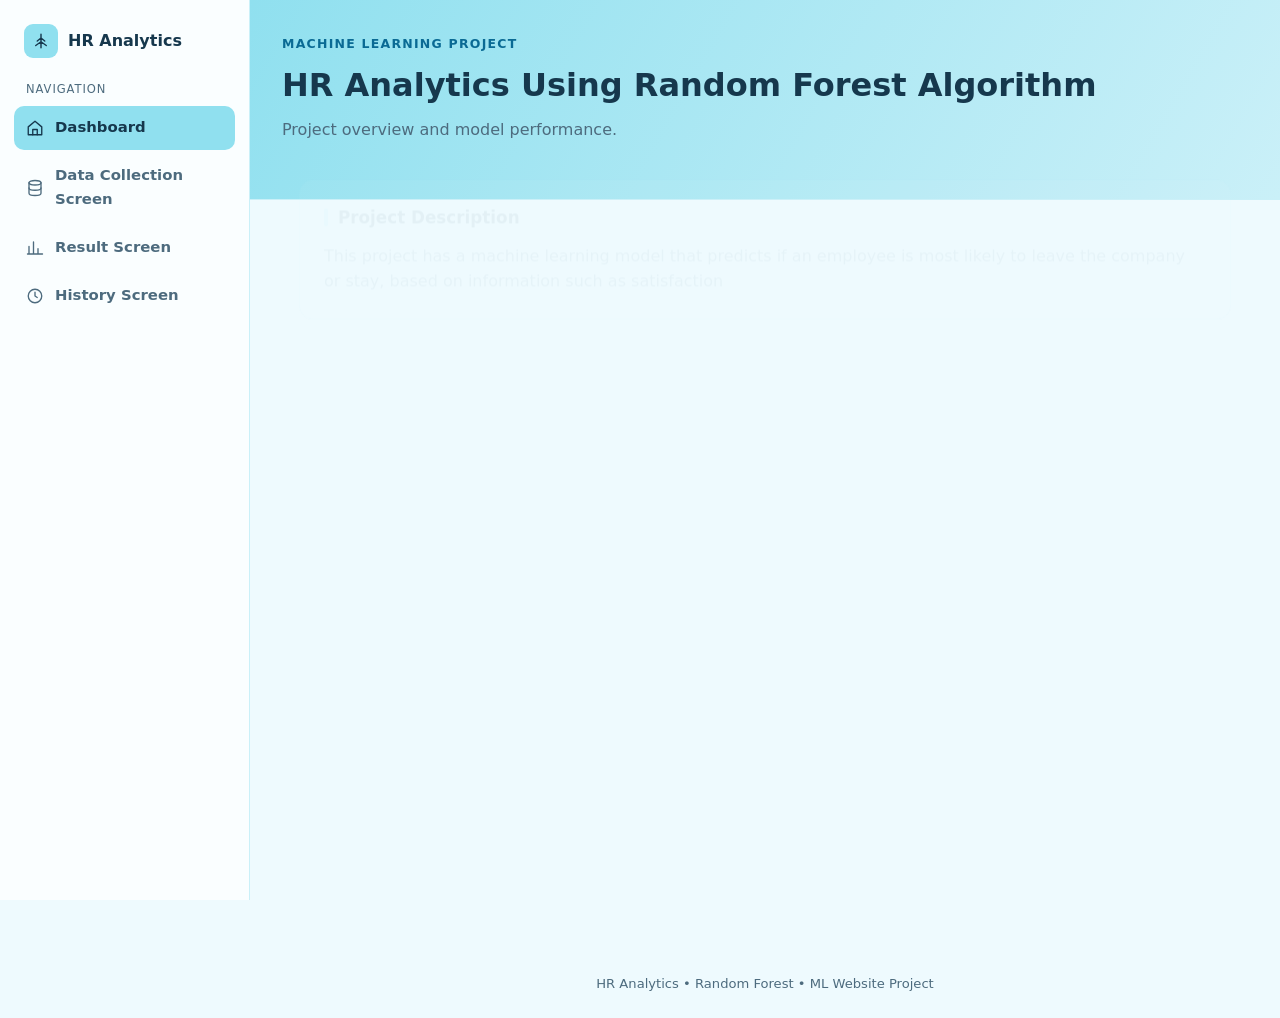
<file: src/index.html>
﻿<!DOCTYPE html>
<html><head><meta charset="utf-8">
<meta http-equiv="refresh" content="0; url=pages/index.html">
<link rel="canonical" href="pages/index.html">
<title>Redirecting…</title></head>
<body><a href="pages/index.html">Continue</a></body></html>
</file>
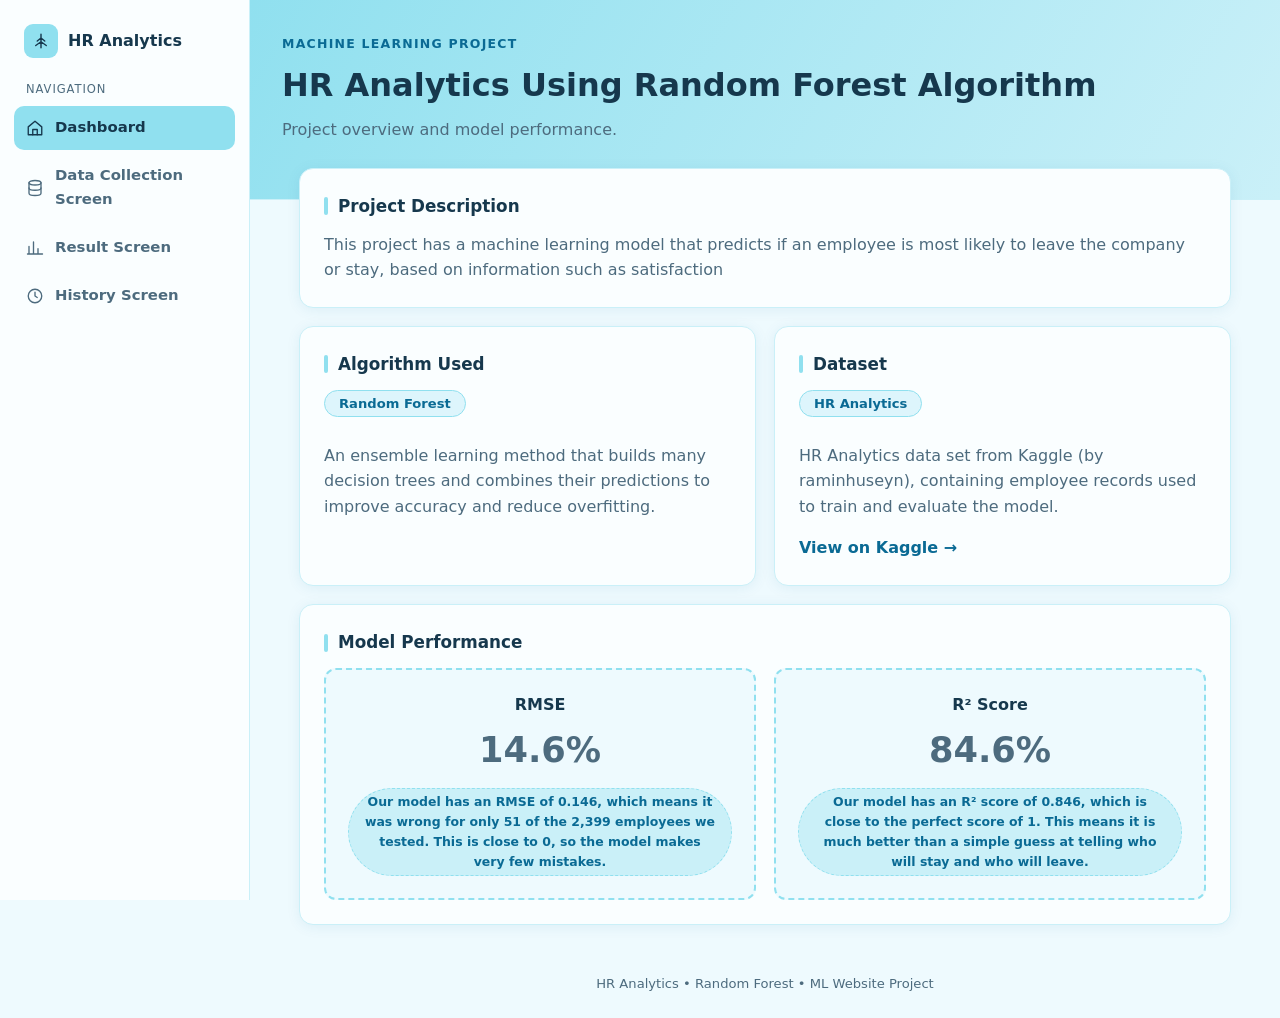
<file: src/pages/index.html>
<!DOCTYPE html>
<html lang="en">
<head>
<meta charset="utf-8">
<meta name="viewport" content="width=device-width, initial-scale=1, viewport-fit=cover">
<title>HR Analytics Using Random Forest Algorithm | HR Analytics</title>
<link rel="stylesheet" href="css/style.css">
<link rel="stylesheet" href="css/dashboard.css">
</head>
<body>
<div class="layout">
  <aside id="sidebar"></aside>
  <div class="content">
    <header class="page-header">
      <p class="eyebrow">Machine Learning Project</p>
      <h1>HR Analytics Using Random Forest Algorithm</h1>
      <p>Project overview and model performance.</p>
    </header>
    <main>
      <!-- PROJECT DESCRIPTION: replace the text inside <p id="project-description"> with your own -->
      <section class="card">
        <h2>Project Description</h2>
        <p id="project-description" class="muted">This project has a machine learning model that predicts if an employee is
most likely to leave the company or stay, based on information such as satisfaction
</p>
      </section>

      <div class="grid">
        <section class="card">
          <h2>Algorithm Used</h2>
          <span class="tag">Random Forest</span>
          <p class="muted">An ensemble learning method that builds many decision trees and combines their predictions to improve accuracy and reduce overfitting.</p>
        </section>
        <section class="card">
          <h2>Dataset</h2>
          <span class="tag">HR Analytics</span>
          <p class="muted">HR Analytics data set from Kaggle (by raminhuseyn), containing employee records used to train and evaluate the model.</p>
          <a href="https://www.kaggle.com/datasets/raminhuseyn/hr-analytics-data-set" target="_blank" rel="noopener">View on Kaggle &rarr;</a>
        </section>
      </div>

      <section class="card">
        <h2>Model Performance</h2>
        <div class="grid">
          <div class="metric"><div class="label">RMSE</div><div class="value">14.6%</div><span class="badge">Our model has an RMSE of 0.146, which means it was wrong for only 51 of the 2,399 employees we tested. This is close to 0, so the model makes very few mistakes.</span></div>
          <div class="metric"><div class="label">R&sup2; Score</div><div class="value">84.6%</div><span class="badge">Our model has an R² score of 0.846, which is close to the perfect score of 1. This means it is much better than a simple guess at telling who will stay and who will leave.</span></div>
        </div>
      </section>
    </main>
    <footer>HR Analytics &bull; Random Forest &bull; ML Website Project</footer>
  </div>
</div>
<script src="js/main.js"></script>
</body>
</html>
</file>
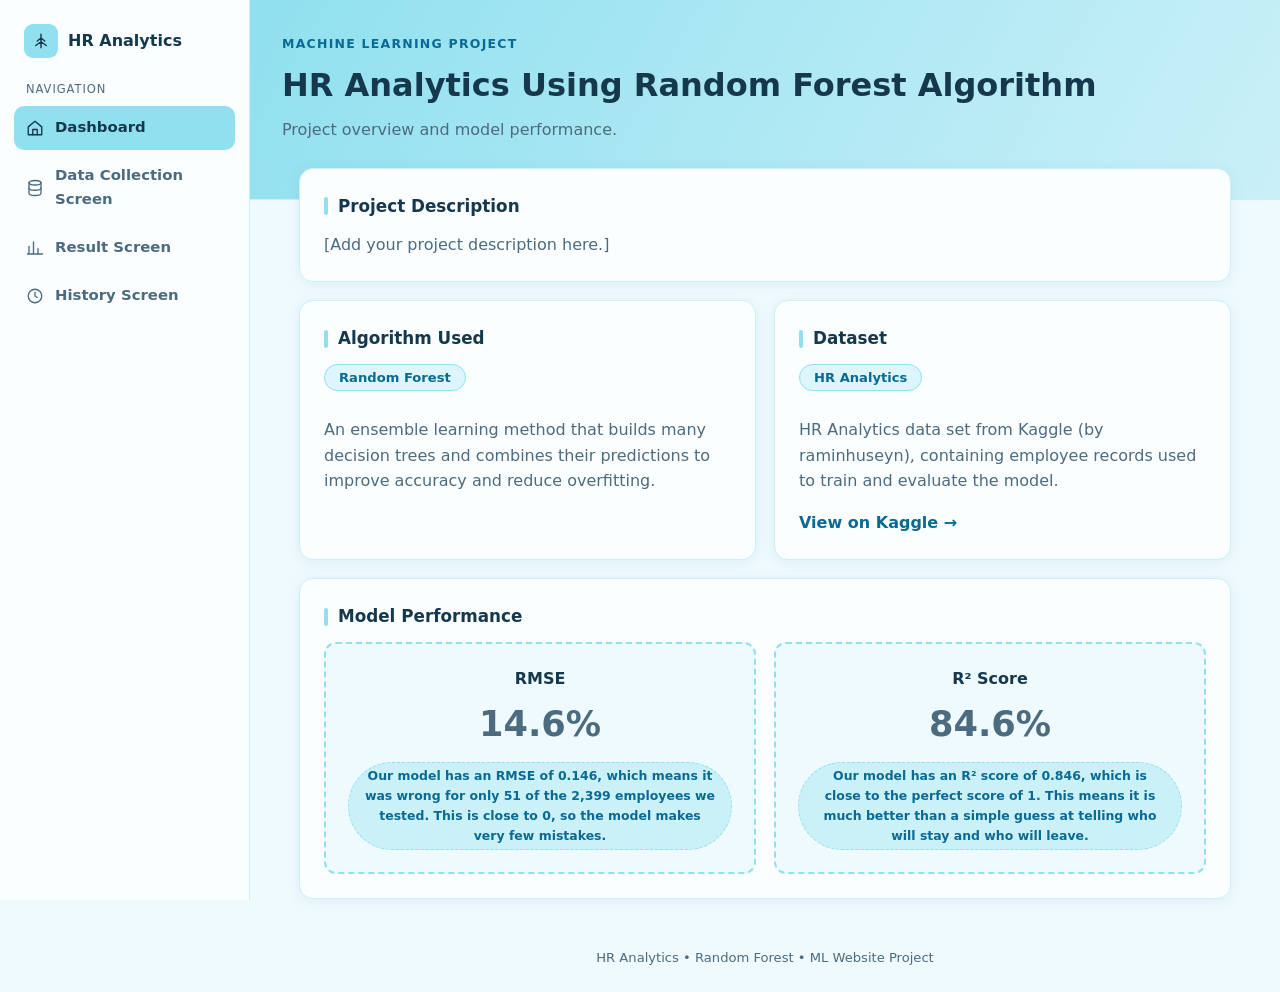
<file: HR_Analytics_Using_Random_Forest_Algorithm-explaination-E01-Model-Evaluation/src/pages/index.html>
<!-- putting the result of RMSE and R2 and explaining the result-->

<!DOCTYPE html>
<html lang="en">
<head>
<meta charset="utf-8">
<meta name="viewport" content="width=device-width, initial-scale=1, viewport-fit=cover">
<title>HR Analytics Using Random Forest Algorithm | HR Analytics</title>
<link rel="stylesheet" href="css/style.css">
<link rel="stylesheet" href="css/dashboard.css">
</head>
<body>
<div class="layout">
  <aside id="sidebar"></aside>
  <div class="content">
    <header class="page-header">
      <p class="eyebrow">Machine Learning Project</p>
      <h1>HR Analytics Using Random Forest Algorithm</h1>
      <p>Project overview and model performance.</p>
    </header>
    <main>
      <!-- PROJECT DESCRIPTION: replace the text inside <p id="project-description"> with your own -->
      <section class="card">
        <h2>Project Description</h2>
        <p id="project-description" class="muted">[Add your project description here.]</p>
      </section>

      <div class="grid">
        <section class="card">
          <h2>Algorithm Used</h2>
          <span class="tag">Random Forest</span>
          <p class="muted">An ensemble learning method that builds many decision trees and combines their predictions to improve accuracy and reduce overfitting.</p>
        </section>
        <section class="card">
          <h2>Dataset</h2>
          <span class="tag">HR Analytics</span>
          <p class="muted">HR Analytics data set from Kaggle (by raminhuseyn), containing employee records used to train and evaluate the model.</p>
          <a href="https://www.kaggle.com/datasets/raminhuseyn/hr-analytics-data-set" target="_blank" rel="noopener">View on Kaggle &rarr;</a>
        </section>
      </div>

      <section class="card">
        <h2>Model Performance</h2>
        <div class="grid">
          <div class="metric"><div class="label">RMSE</div><div class="value">14.6%</div><span class="badge">Our model has an RMSE of 0.146, which means it was wrong for only 51 of the 2,399 employees we tested. This is close to 0, so the model makes very few mistakes.</span></div>
          <div class="metric"><div class="label">R&sup2; Score</div><div class="value">84.6%</div><span class="badge">Our model has an R² score of 0.846, which is close to the perfect score of 1. This means it is much better than a simple guess at telling who will stay and who will leave.</span></div>
        </div>
      </section>
    </main>
    <footer>HR Analytics &bull; Random Forest &bull; ML Website Project</footer>
  </div>
</div>
<script src="js/main.js"></script>
</body>
</html>
</file>
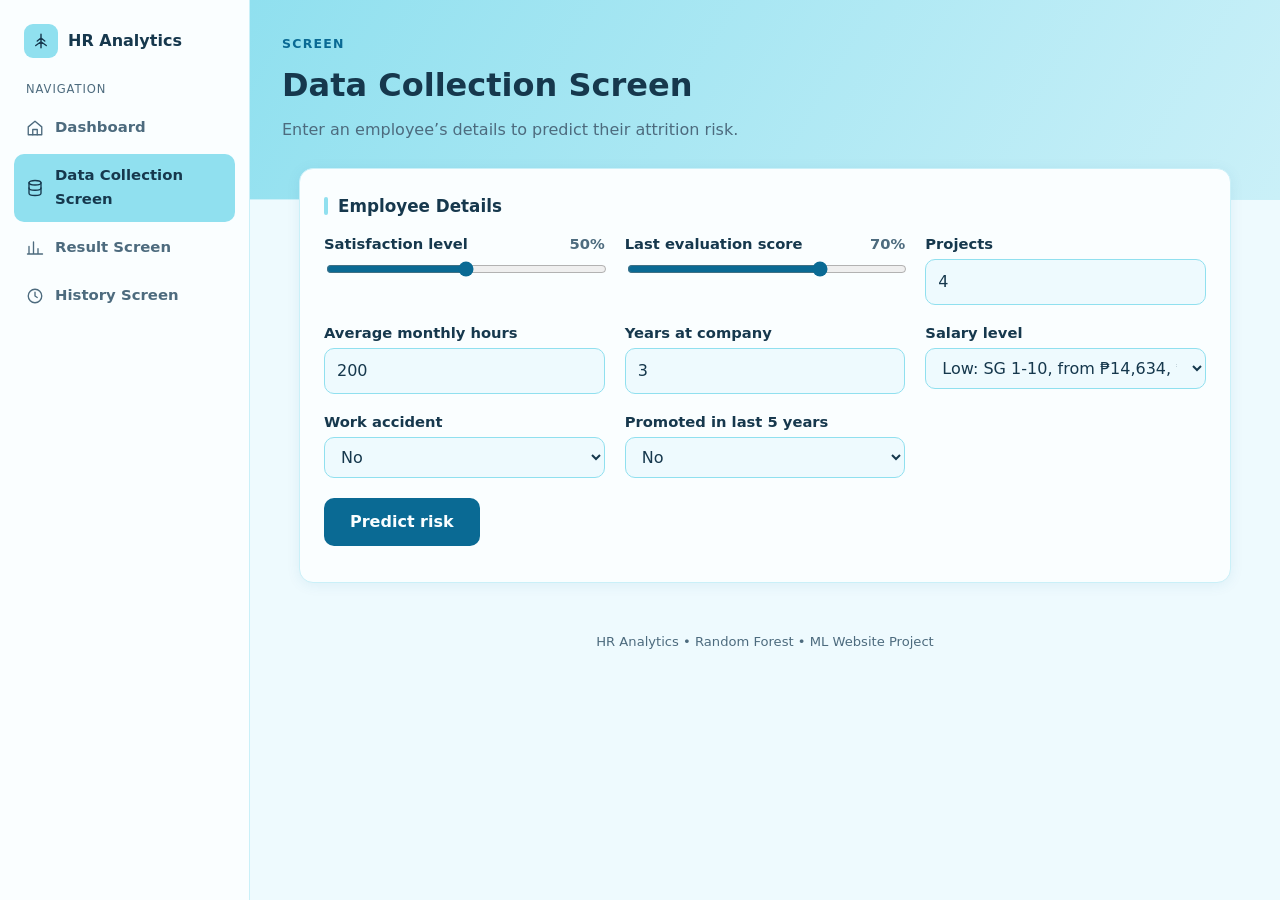
<file: src/pages/data-collection.html>
<!DOCTYPE html>
<html lang="en">
<head>
<meta charset="utf-8">
<meta name="viewport" content="width=device-width, initial-scale=1, viewport-fit=cover">
<title>Data Collection Screen | HR Analytics</title>
<link rel="stylesheet" href="css/style.css">
<link rel="stylesheet" href="css/prediction.css">
</head>
<body>
<div class="layout">
  <aside id="sidebar"></aside>
  <div class="content">
    <header class="page-header">
      <p class="eyebrow">Screen</p>
      <h1>Data Collection Screen</h1>
      <p>Enter an employee&rsquo;s details to predict their attrition risk.</p>
    </header>
    <main>
      <section class="card">
        <h2>Employee Details</h2>
        <form id="form">
          <div class="form-grid">
            <div class="field"><label for="satisfaction_level">Satisfaction level <output id="satisfaction_level_out">50%</output></label>
              <input type="range" id="satisfaction_level" min="0" max="100" step="1" value="50"></div>
            <div class="field"><label for="last_evaluation">Last evaluation score <output id="last_evaluation_out">70%</output></label>
              <input type="range" id="last_evaluation" min="0" max="100" step="1" value="70"></div>
            <div class="field"><label for="number_project">Projects</label>
              <input type="number" id="number_project" min="1" max="10" value="4" required></div>
            <div class="field"><label for="average_monthly_hours">Average monthly hours</label>
              <input type="number" id="average_monthly_hours" min="50" max="350" value="200" required></div>
            <div class="field"><label for="time_spend_company">Years at company</label>
              <input type="number" id="time_spend_company" min="1" max="40" value="3" required></div>
            <div class="field"><label for="salary">Salary level</label>
              <select id="salary"><option value="low">Low: SG 1-10, from ₱14,634, ₱28,456</option><option value="medium">Medium: SG 11-24, ₱31,705-₱102,603</option><option value="high">High: SG 25-33, ₱116,643-₱449,157</option></select></div>
            <div class="field"><label for="Work_accident">Work accident</label>
              <select id="Work_accident"><option value="0">No</option><option value="1">Yes</option></select></div>
            <div class="field"><label for="promotion_last_5years">Promoted in last 5 years</label>
              <select id="promotion_last_5years"><option value="0">No</option><option value="1">Yes</option></select></div>
          </div>
          <button type="submit" id="predict-btn" class="btn">Predict risk</button>
          <p id="form-error" class="form-error" role="alert"></p>
        </form>
      </section>
    </main>
    <footer>HR Analytics &bull; Random Forest &bull; ML Website Project</footer>
  </div>
</div>
<script src="../utils/config.js"></script>
<script src="../hooks/api.js"></script>
<script src="js/main.js"></script>
<script src="js/data-collection.js"></script>
</body>
</html>
</file>
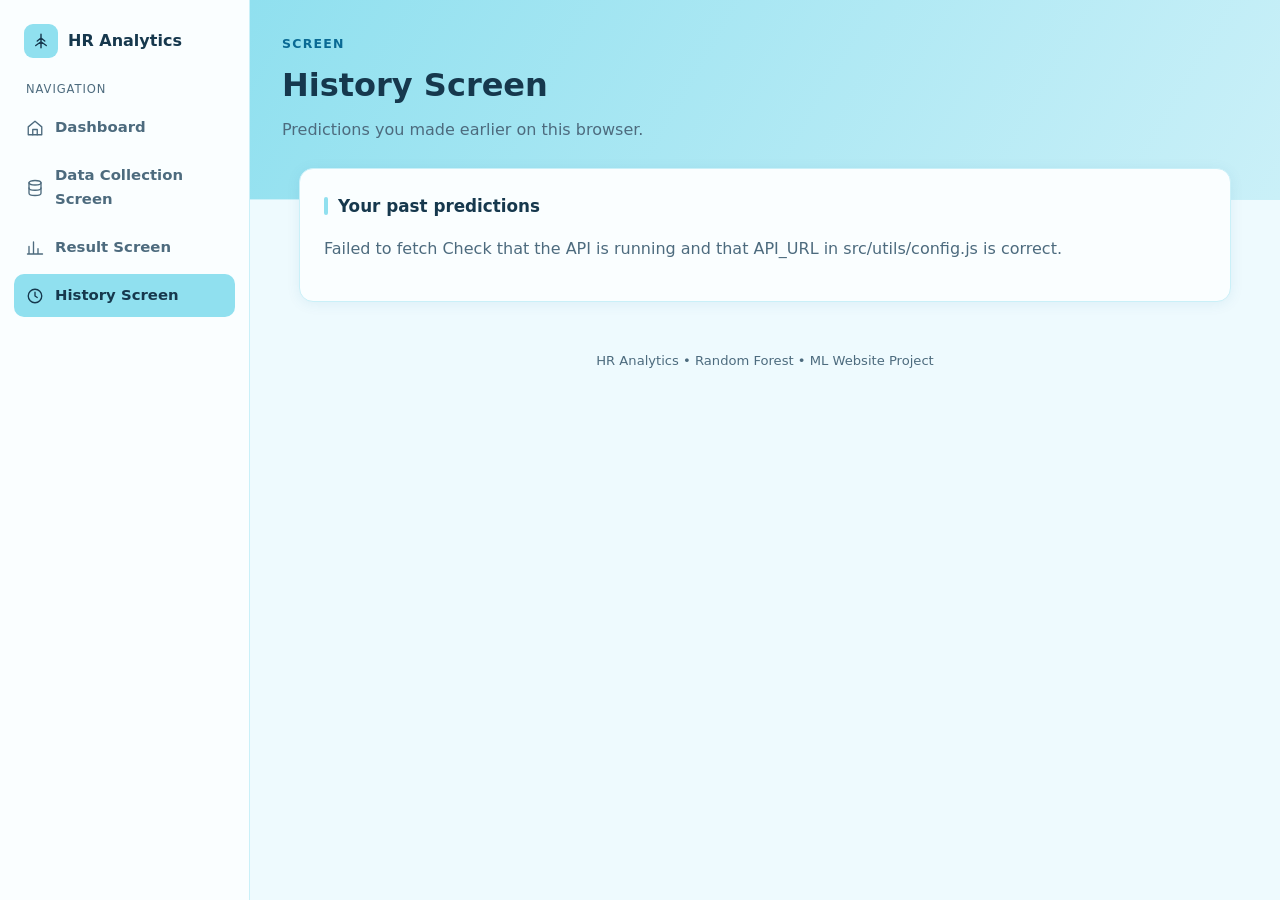
<file: src/pages/history.html>
<!DOCTYPE html>
<html lang="en">
<head>
<meta charset="utf-8">
<meta name="viewport" content="width=device-width, initial-scale=1, viewport-fit=cover">
<title>History Screen | HR Analytics</title>
<link rel="stylesheet" href="css/style.css">
<link rel="stylesheet" href="css/prediction.css">
<link rel="stylesheet" href="css/history.css">
</head>
<body>
<div class="layout">
  <aside id="sidebar"></aside>
  <div class="content">
    <header class="page-header">
      <p class="eyebrow">Screen</p>
      <h1>History Screen</h1>
      <p>Predictions you made earlier on this browser.</p>
    </header>
    <main>
      <section class="card">
        <h2>Your past predictions</h2>
        <p id="history-status" class="muted">Loading&hellip;</p>
        <div class="table-wrap"><table id="history-table" class="history" hidden>
          <thead><tr>
            <th>Date</th><th>Satisfaction</th><th>Evaluation</th><th>Projects</th>
            <th>Hours/mo</th><th>Years</th><th>Salary</th><th>Accident</th><th>Promoted</th><th>Risk</th>
          </tr></thead>
          <tbody id="history-body"></tbody>
        </table></div>
        <button type="button" id="clear-btn" class="btn" hidden>Clear my history</button>
      </section>
    </main>
    <footer>HR Analytics &bull; Random Forest &bull; ML Website Project</footer>
  </div>
</div>
<script src="../utils/config.js"></script>
<script src="../hooks/api.js"></script>
<script src="js/main.js"></script>
<script src="js/history.js"></script>
</body>
</html>
</file>
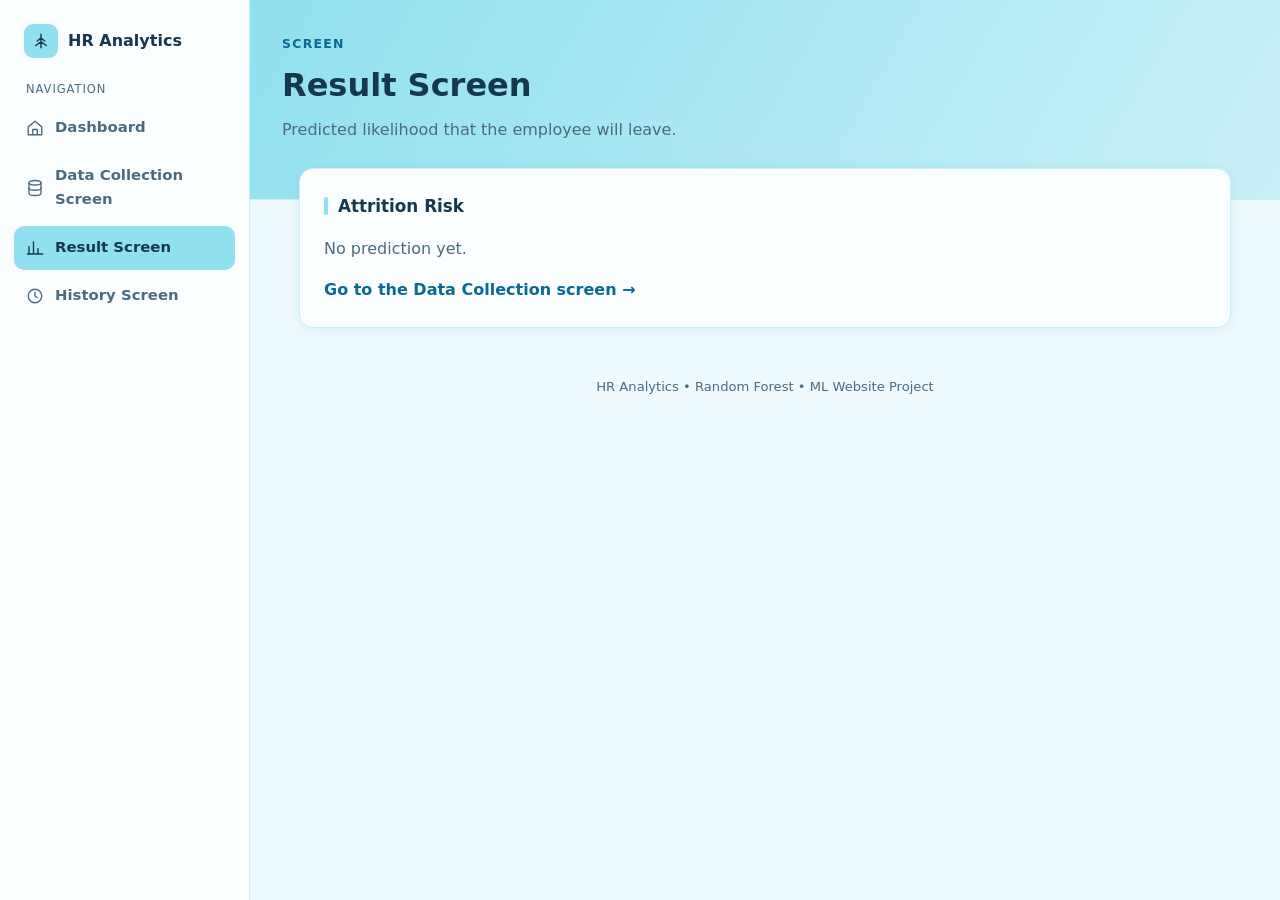
<file: src/pages/result.html>
<!DOCTYPE html>
<html lang="en">
<head>
<meta charset="utf-8">
<meta name="viewport" content="width=device-width, initial-scale=1, viewport-fit=cover">
<title>Result Screen | HR Analytics</title>
<link rel="stylesheet" href="css/style.css">
<link rel="stylesheet" href="css/prediction.css">
</head>
<body>
<div class="layout">
  <aside id="sidebar"></aside>
  <div class="content">
    <header class="page-header">
      <p class="eyebrow">Screen</p>
      <h1>Result Screen</h1>
      <p>Predicted likelihood that the employee will leave.</p>
    </header>
    <main>
      <section class="card">
        <h2>Attrition Risk</h2>
        <div id="result-box"></div>
      </section>
    </main>
    <footer>HR Analytics &bull; Random Forest &bull; ML Website Project</footer>
  </div>
</div>
<script src="js/main.js"></script>
<script src="js/result.js"></script>
</body>
</html>
</file>
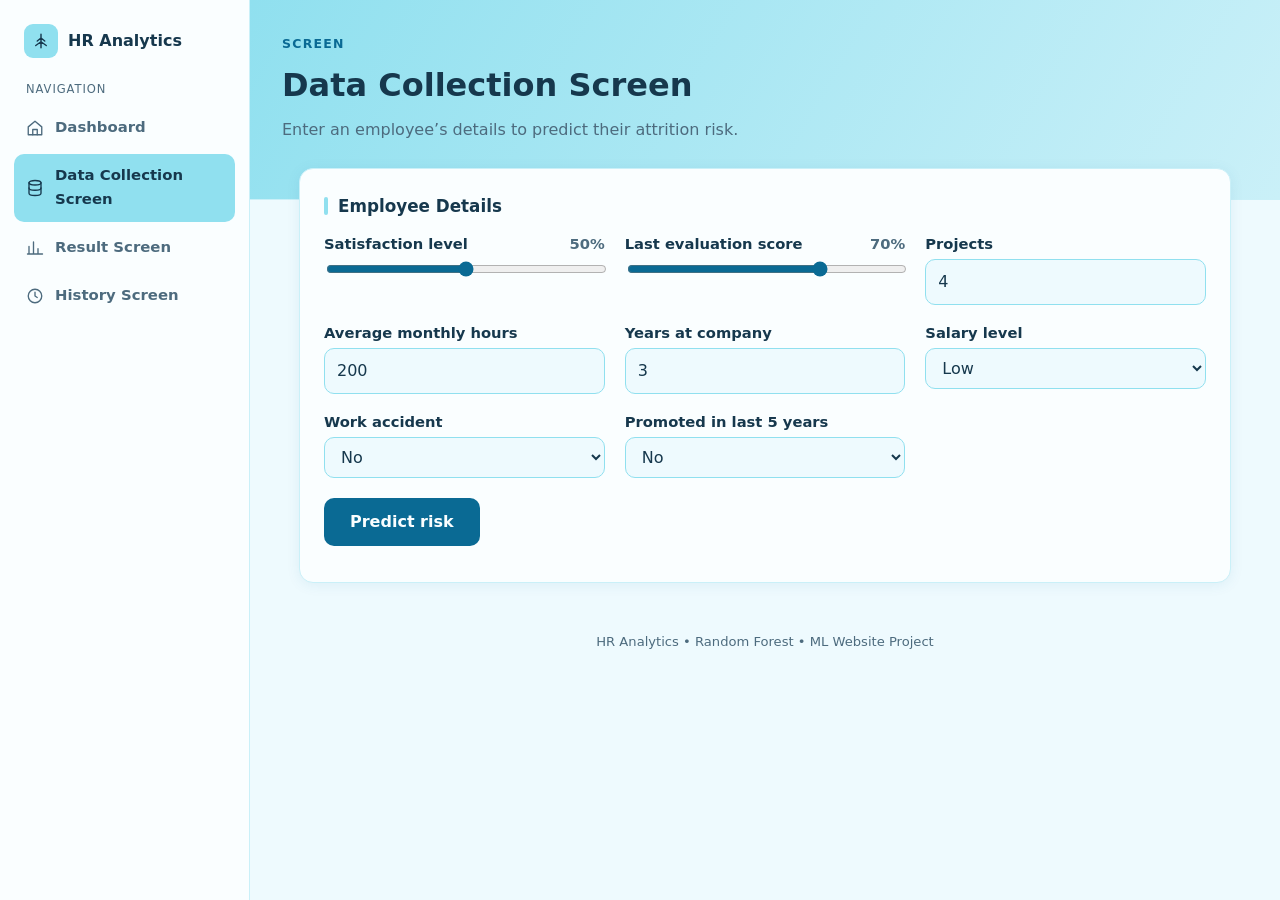
<file: HR_Analytics_Using_Random_Forest_Algorithm-explaination-E01-Model-Evaluation/src/pages/data-collection.html>
<!DOCTYPE html>
<html lang="en">
<head>
<meta charset="utf-8">
<meta name="viewport" content="width=device-width, initial-scale=1, viewport-fit=cover">
<title>Data Collection Screen | HR Analytics</title>
<link rel="stylesheet" href="css/style.css">
<link rel="stylesheet" href="css/prediction.css">
</head>
<body>
<div class="layout">
  <aside id="sidebar"></aside>
  <div class="content">
    <header class="page-header">
      <p class="eyebrow">Screen</p>
      <h1>Data Collection Screen</h1>
      <p>Enter an employee&rsquo;s details to predict their attrition risk.</p>
    </header>
    <main>
      <section class="card">
        <h2>Employee Details</h2>
        <form id="form">
          <div class="form-grid">
            <div class="field"><label for="satisfaction_level">Satisfaction level <output id="satisfaction_level_out">50%</output></label>
              <input type="range" id="satisfaction_level" min="0" max="100" step="1" value="50"></div>
            <div class="field"><label for="last_evaluation">Last evaluation score <output id="last_evaluation_out">70%</output></label>
              <input type="range" id="last_evaluation" min="0" max="100" step="1" value="70"></div>
            <div class="field"><label for="number_project">Projects</label>
              <input type="number" id="number_project" min="1" max="10" value="4" required></div>
            <div class="field"><label for="average_monthly_hours">Average monthly hours</label>
              <input type="number" id="average_monthly_hours" min="50" max="350" value="200" required></div>
            <div class="field"><label for="time_spend_company">Years at company</label>
              <input type="number" id="time_spend_company" min="1" max="40" value="3" required></div>
            <div class="field"><label for="salary">Salary level</label>
              <select id="salary"><option value="low">Low</option><option value="medium">Medium</option><option value="high">High</option></select></div>
            <div class="field"><label for="Work_accident">Work accident</label>
              <select id="Work_accident"><option value="0">No</option><option value="1">Yes</option></select></div>
            <div class="field"><label for="promotion_last_5years">Promoted in last 5 years</label>
              <select id="promotion_last_5years"><option value="0">No</option><option value="1">Yes</option></select></div>
          </div>
          <button type="submit" id="predict-btn" class="btn">Predict risk</button>
          <p id="form-error" class="form-error" role="alert"></p>
        </form>
      </section>
    </main>
    <footer>HR Analytics &bull; Random Forest &bull; ML Website Project</footer>
  </div>
</div>
<script src="../utils/config.js"></script>
<script src="../hooks/api.js"></script>
<script src="js/main.js"></script>
<script src="js/data-collection.js"></script>
</body>
</html>
</file>
<file: src/pages/css/style.css>
/* ===== Global styles: palette, layout, sidebar, header, cards ===== */
:root{
  /* Palette */
  --c1:#90E0EF; --c2:#CAF0F8; --c3:#DDF5FC; --c4:#EEFAFE; --c5:#FAFEFF;
  /* Text + accent (darker blues for readable contrast on the pale palette) */
  --ink:#16384d; --muted:#4d6b7e; --brand:#0a6a94;
  --line:#CAF0F8; --shadow:0 2px 14px rgba(10,106,148,.08);
  box-sizing:border-box;
  padding-top:env(safe-area-inset-top,0px);
  padding-bottom:env(safe-area-inset-bottom,0px);
}
*{box-sizing:border-box}
html,body{margin:0}
body{background:var(--c4);color:var(--ink);font-family:"Segoe UI",system-ui,-apple-system,Roboto,sans-serif;line-height:1.6}
a{color:var(--brand);font-weight:600;text-decoration:none}
a:hover{text-decoration:underline}
.muted{color:var(--muted)}

/* Layout */
.layout{display:grid;grid-template-columns:250px 1fr;min-height:100vh}
.content{min-width:0}

/* Sidebar (built by js/main.js) */
.sidebar{background:var(--c5);border-right:1px solid var(--line);padding:24px 14px;position:sticky;top:0;height:100vh;align-self:start}
.brand{display:flex;align-items:center;gap:10px;font-weight:700;font-size:1rem;padding:0 10px 22px;color:var(--ink)}
.brand-mark{width:34px;height:34px;border-radius:9px;background:var(--c1);display:grid;place-items:center;color:var(--ink)}
.nav-label{font-size:.72rem;letter-spacing:.08em;text-transform:uppercase;color:var(--muted);padding:0 12px 8px}
.nav{display:flex;flex-direction:column;gap:4px}
.nav a{display:flex;align-items:center;gap:11px;padding:10px 12px;border-radius:10px;color:var(--muted);font-weight:600;font-size:.93rem;transition:background .15s,color .15s}
.nav a:hover{background:var(--c3);color:var(--ink);text-decoration:none}
.nav a.active{background:var(--c1);color:var(--ink)}
.nav svg{width:18px;height:18px;flex:none;fill:none;stroke:currentColor;stroke-width:1.8;stroke-linecap:round;stroke-linejoin:round}
.nav .pill{margin-left:auto;font-size:.65rem;font-weight:700;background:var(--c2);color:var(--brand);padding:2px 8px;border-radius:99px}
.nav a.active .pill{background:var(--c5)}

/* Page header */
.page-header{background:linear-gradient(120deg,var(--c1),var(--c2));padding:34px 32px 56px;border-bottom:1px solid var(--line)}
.page-header .eyebrow{font-size:.78rem;letter-spacing:.1em;text-transform:uppercase;color:var(--brand);font-weight:700;margin:0 0 6px}
.page-header h1{margin:0;font-size:clamp(1.45rem,3.6vw,2rem);font-weight:700}
.page-header p{margin:6px 0 0;color:var(--muted)}

/* Main + cards */
main{max-width:980px;margin:-32px auto 0;padding:0 24px 48px;display:grid;gap:18px}
.grid{display:grid;grid-template-columns:repeat(auto-fit,minmax(min(260px,100%),1fr));gap:18px}
.card{background:var(--c5);border:1px solid var(--line);border-radius:14px;padding:24px;box-shadow:var(--shadow);
  opacity:0;transform:translateY(12px);transition:opacity .5s ease,transform .5s ease,box-shadow .2s ease,border-color .2s ease}
.card.in{opacity:1;transform:none}
.card.in.settled:hover{transform:translateY(-3px);box-shadow:0 10px 24px rgba(10,106,148,.14);border-color:var(--c1)}
.card h2{margin:0 0 12px;font-size:1.05rem;font-weight:700;display:flex;align-items:center;gap:10px}
.card h2::before{content:"";width:4px;height:18px;border-radius:2px;background:var(--c1)}
.tag{display:inline-block;background:var(--c3);color:var(--brand);border:1px solid var(--c1);border-radius:99px;padding:2px 14px;font-size:.82rem;font-weight:700;margin-bottom:10px}
.badge{display:inline-block;background:var(--c2);color:var(--brand);border:1px dashed var(--c1);border-radius:99px;padding:3px 14px;font-size:.78rem;font-weight:700}

footer{text-align:center;color:var(--muted);font-size:.82rem;padding:0 0 24px}

/* Mobile: sidebar becomes a scrollable tab bar */
@media (max-width:780px){
  .layout{grid-template-columns:1fr}
  .sidebar{position:sticky;top:0;z-index:5;height:auto;border-right:0;border-bottom:1px solid var(--line);padding:10px}
  .brand,.nav-label{display:none}
  .nav{flex-direction:row;overflow-x:auto;gap:6px}
  .nav a{white-space:nowrap;padding:9px 12px}
  .nav .pill{display:none}
  .page-header{padding:26px 18px 48px}
  main{padding:0 14px 40px}
}
@media (prefers-reduced-motion:reduce){
  *{animation:none!important;transition:none!important}
  .card{opacity:1;transform:none}
}

/* ===== Extra mobile responsiveness ===== */
html{-webkit-text-size-adjust:100%}
img,svg,table{max-width:100%}
.card{overflow-wrap:anywhere}
.form-grid{grid-template-columns:repeat(auto-fit,minmax(min(220px,100%),1fr))}
.table-wrap{-webkit-overflow-scrolling:touch}
@media (max-width:780px){
  .field input[type=number],.field select{font-size:16px;min-height:44px}
  .nav a{min-height:44px}
  .btn{width:100%;min-height:46px}
  .card{padding:18px}
  .risk-score{font-size:2.8rem}
  .inputs{font-size:.85rem}
}
@media (max-width:420px){
  .page-header{padding:22px 14px 44px}
  main{padding:0 10px 32px}
  .card{padding:16px}
  .history{font-size:.82rem}
}
main{grid-template-columns:minmax(0,1fr)}
.card{min-width:0}
@media (max-width:780px){.layout{grid-template-columns:minmax(0,1fr)}}
</file>
<file: src/pages/css/dashboard.css>
/* ===== Dashboard page only (index.html) ===== */
.metric{border:2px dashed var(--c1);background:var(--c4);border-radius:12px;padding:22px;text-align:center}
.metric .label{font-weight:700;color:var(--ink)}
.metric .value{font-size:2.2rem;font-weight:700;color:var(--muted);margin:4px 0 10px}
#project-description{margin:0}
</file>
<file: HR_Analytics_Using_Random_Forest_Algorithm-explaination-E01-Model-Evaluation/src/pages/css/style.css>
/* ===== Global styles: palette, layout, sidebar, header, cards ===== */
:root{
  /* Palette */
  --c1:#90E0EF; --c2:#CAF0F8; --c3:#DDF5FC; --c4:#EEFAFE; --c5:#FAFEFF;
  /* Text + accent (darker blues for readable contrast on the pale palette) */
  --ink:#16384d; --muted:#4d6b7e; --brand:#0a6a94;
  --line:#CAF0F8; --shadow:0 2px 14px rgba(10,106,148,.08);
  box-sizing:border-box;
  padding-top:env(safe-area-inset-top,0px);
  padding-bottom:env(safe-area-inset-bottom,0px);
}
*{box-sizing:border-box}
html,body{margin:0}
body{background:var(--c4);color:var(--ink);font-family:"Segoe UI",system-ui,-apple-system,Roboto,sans-serif;line-height:1.6}
a{color:var(--brand);font-weight:600;text-decoration:none}
a:hover{text-decoration:underline}
.muted{color:var(--muted)}

/* Layout */
.layout{display:grid;grid-template-columns:250px 1fr;min-height:100vh}
.content{min-width:0}

/* Sidebar (built by js/main.js) */
.sidebar{background:var(--c5);border-right:1px solid var(--line);padding:24px 14px;position:sticky;top:0;height:100vh;align-self:start}
.brand{display:flex;align-items:center;gap:10px;font-weight:700;font-size:1rem;padding:0 10px 22px;color:var(--ink)}
.brand-mark{width:34px;height:34px;border-radius:9px;background:var(--c1);display:grid;place-items:center;color:var(--ink)}
.nav-label{font-size:.72rem;letter-spacing:.08em;text-transform:uppercase;color:var(--muted);padding:0 12px 8px}
.nav{display:flex;flex-direction:column;gap:4px}
.nav a{display:flex;align-items:center;gap:11px;padding:10px 12px;border-radius:10px;color:var(--muted);font-weight:600;font-size:.93rem;transition:background .15s,color .15s}
.nav a:hover{background:var(--c3);color:var(--ink);text-decoration:none}
.nav a.active{background:var(--c1);color:var(--ink)}
.nav svg{width:18px;height:18px;flex:none;fill:none;stroke:currentColor;stroke-width:1.8;stroke-linecap:round;stroke-linejoin:round}
.nav .pill{margin-left:auto;font-size:.65rem;font-weight:700;background:var(--c2);color:var(--brand);padding:2px 8px;border-radius:99px}
.nav a.active .pill{background:var(--c5)}

/* Page header */
.page-header{background:linear-gradient(120deg,var(--c1),var(--c2));padding:34px 32px 56px;border-bottom:1px solid var(--line)}
.page-header .eyebrow{font-size:.78rem;letter-spacing:.1em;text-transform:uppercase;color:var(--brand);font-weight:700;margin:0 0 6px}
.page-header h1{margin:0;font-size:clamp(1.45rem,3.6vw,2rem);font-weight:700}
.page-header p{margin:6px 0 0;color:var(--muted)}

/* Main + cards */
main{max-width:980px;margin:-32px auto 0;padding:0 24px 48px;display:grid;gap:18px}
.grid{display:grid;grid-template-columns:repeat(auto-fit,minmax(260px,1fr));gap:18px}
.card{background:var(--c5);border:1px solid var(--line);border-radius:14px;padding:24px;box-shadow:var(--shadow);
  opacity:0;transform:translateY(12px);transition:opacity .5s ease,transform .5s ease,box-shadow .2s ease,border-color .2s ease}
.card.in{opacity:1;transform:none}
.card.in.settled:hover{transform:translateY(-3px);box-shadow:0 10px 24px rgba(10,106,148,.14);border-color:var(--c1)}
.card h2{margin:0 0 12px;font-size:1.05rem;font-weight:700;display:flex;align-items:center;gap:10px}
.card h2::before{content:"";width:4px;height:18px;border-radius:2px;background:var(--c1)}
.tag{display:inline-block;background:var(--c3);color:var(--brand);border:1px solid var(--c1);border-radius:99px;padding:2px 14px;font-size:.82rem;font-weight:700;margin-bottom:10px}
.badge{display:inline-block;background:var(--c2);color:var(--brand);border:1px dashed var(--c1);border-radius:99px;padding:3px 14px;font-size:.78rem;font-weight:700}

footer{text-align:center;color:var(--muted);font-size:.82rem;padding:0 0 24px}

/* Mobile: sidebar becomes a scrollable tab bar */
@media (max-width:780px){
  .layout{grid-template-columns:1fr}
  .sidebar{position:sticky;top:0;z-index:5;height:auto;border-right:0;border-bottom:1px solid var(--line);padding:10px}
  .brand,.nav-label{display:none}
  .nav{flex-direction:row;overflow-x:auto;gap:6px}
  .nav a{white-space:nowrap;padding:9px 12px}
  .nav .pill{display:none}
  .page-header{padding:26px 18px 48px}
  main{padding:0 14px 40px}
}
@media (prefers-reduced-motion:reduce){
  *{animation:none!important;transition:none!important}
  .card{opacity:1;transform:none}
}
</file>
<file: HR_Analytics_Using_Random_Forest_Algorithm-explaination-E01-Model-Evaluation/src/pages/css/dashboard.css>
/* ===== Dashboard page only (index.html) ===== */
.metric{border:2px dashed var(--c1);background:var(--c4);border-radius:12px;padding:22px;text-align:center}
.metric .label{font-weight:700;color:var(--ink)}
.metric .value{font-size:2.2rem;font-weight:700;color:var(--muted);margin:4px 0 10px}
#project-description{margin:0}
</file>
<file: src/pages/css/prediction.css>
/* ===== Data Collection + Result screens ===== */
.form-grid{display:grid;grid-template-columns:repeat(auto-fit,minmax(220px,1fr));gap:16px 20px}
.field label{display:flex;justify-content:space-between;font-weight:700;font-size:.92rem;margin-bottom:4px}
.field label output{font-weight:600;color:var(--muted)}
.field input[type=number],.field select{width:100%;padding:9px 12px;font:inherit;color:var(--ink);background:var(--c4);border:1px solid var(--c1);border-radius:10px}
.field input[type=range]{width:100%;accent-color:var(--brand)}
.field input:focus-visible,.field select:focus-visible,.btn:focus-visible{outline:3px solid var(--brand);outline-offset:2px}
.btn{margin-top:20px;padding:11px 26px;font:inherit;font-weight:700;color:var(--c5);background:var(--brand);border:0;border-radius:10px;cursor:pointer}
.btn:disabled{opacity:.6;cursor:wait}
.form-error{color:#b3261e;font-weight:600;margin:12px 0 0}

.risk-score{font-size:3.6rem;font-weight:700;line-height:1.1}
.risk-verdict{font-size:1.15rem;font-weight:700;margin:2px 0 14px}
.risk-low{color:#1d7a55}.risk-mid{color:#a86c00}.risk-high{color:#b3261e}
.meter{height:12px;border-radius:99px;background:var(--c2);overflow:hidden}
.meter span{display:block;height:100%;width:0;border-radius:99px;transition:width .6s ease}
.meter span.risk-low{background:#2f8f6b}.meter span.risk-mid{background:#d99a1e}.meter span.risk-high{background:#c8402f}
.risk-note{font-size:.85rem;margin:12px 0 18px}
.inputs{width:100%;border-collapse:collapse;margin-bottom:16px;font-size:.92rem}
.inputs th,.inputs td{text-align:left;padding:7px 4px;border-bottom:1px solid var(--line)}
.inputs th{font-weight:600;color:var(--muted)}
</file>
<file: src/pages/css/history.css>
.table-wrap{overflow-x:auto}
.history{width:100%;border-collapse:collapse;font-size:.9rem;margin-bottom:8px}
.history th,.history td{text-align:left;padding:8px 10px;border-bottom:1px solid var(--line);white-space:nowrap}
.history th{font-weight:600;color:var(--muted)}
.history td.risk{font-weight:700}
</file>
<file: HR_Analytics_Using_Random_Forest_Algorithm-explaination-E01-Model-Evaluation/src/pages/css/prediction.css>
/* ===== Data Collection + Result screens ===== */
.form-grid{display:grid;grid-template-columns:repeat(auto-fit,minmax(220px,1fr));gap:16px 20px}
.field label{display:flex;justify-content:space-between;font-weight:700;font-size:.92rem;margin-bottom:4px}
.field label output{font-weight:600;color:var(--muted)}
.field input[type=number],.field select{width:100%;padding:9px 12px;font:inherit;color:var(--ink);background:var(--c4);border:1px solid var(--c1);border-radius:10px}
.field input[type=range]{width:100%;accent-color:var(--brand)}
.field input:focus-visible,.field select:focus-visible,.btn:focus-visible{outline:3px solid var(--brand);outline-offset:2px}
.btn{margin-top:20px;padding:11px 26px;font:inherit;font-weight:700;color:var(--c5);background:var(--brand);border:0;border-radius:10px;cursor:pointer}
.btn:disabled{opacity:.6;cursor:wait}
.form-error{color:#b3261e;font-weight:600;margin:12px 0 0}

.risk-score{font-size:3.6rem;font-weight:700;line-height:1.1}
.risk-verdict{font-size:1.15rem;font-weight:700;margin:2px 0 14px}
.risk-low{color:#1d7a55}.risk-mid{color:#a86c00}.risk-high{color:#b3261e}
.meter{height:12px;border-radius:99px;background:var(--c2);overflow:hidden}
.meter span{display:block;height:100%;width:0;border-radius:99px;transition:width .6s ease}
.meter span.risk-low{background:#2f8f6b}.meter span.risk-mid{background:#d99a1e}.meter span.risk-high{background:#c8402f}
.risk-note{font-size:.85rem;margin:12px 0 18px}
.inputs{width:100%;border-collapse:collapse;margin-bottom:16px;font-size:.92rem}
.inputs th,.inputs td{text-align:left;padding:7px 4px;border-bottom:1px solid var(--line)}
.inputs th{font-weight:600;color:var(--muted)}
</file>
